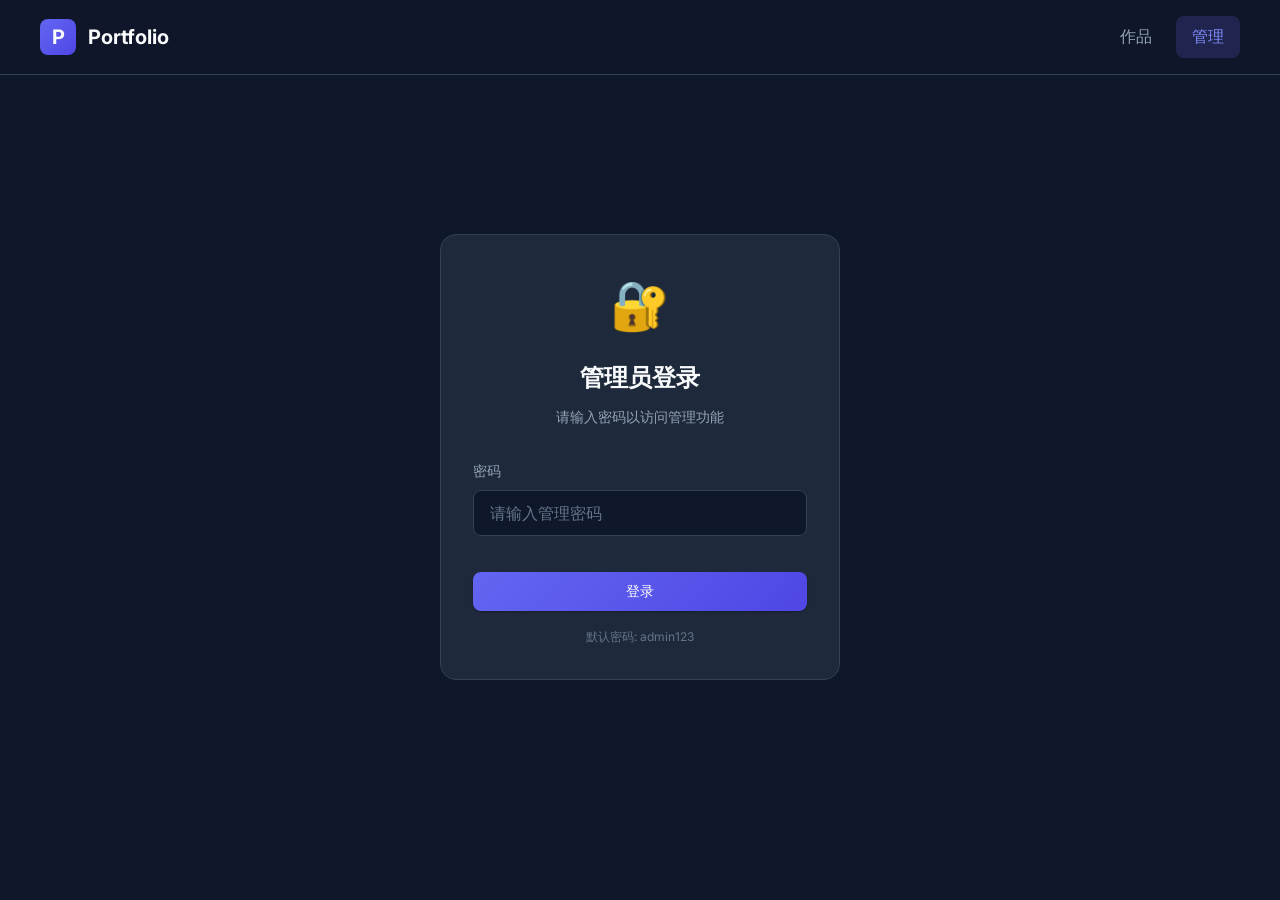
<file: admin.html>
<!DOCTYPE html>
<html lang="zh-CN">
<head>
    <meta charset="UTF-8">
    <meta name="viewport" content="width=device-width, initial-scale=1.0">
    <meta name="description" content="作品管理 - Portfolio Blog">
    <title>管理 | Portfolio</title>
    <link rel="stylesheet" href="css/style.css">
</head>
<body>
    <header class="header">
        <div class="header-content">
            <a href="index.html" class="logo">
                <span class="logo-icon">P</span>
                <span>Portfolio</span>
            </a>
            <nav class="nav-links">
                <a href="index.html" class="nav-link">作品</a>
                <a href="admin.html" class="nav-link active">管理</a>
            </nav>
        </div>
    </header>

    <main class="main">
        <div id="login-view" class="login-container" style="display: none;">
            <div class="login-card">
                <div class="login-icon">🔐</div>
                <h1 class="login-title">管理员登录</h1>
                <p class="login-subtitle">请输入密码以访问管理功能</p>
                <form id="login-form">
                    <div class="form-group">
                        <label for="password" class="form-label">密码</label>
                        <input type="password" id="password" class="form-input" placeholder="请输入管理密码" required autocomplete="current-password">
                    </div>
                    <div id="login-error" class="form-hint" style="color: var(--error); display: none;">密码错误，请重试</div>
                    <button type="submit" class="btn btn-primary" style="width: 100%; margin-top: 1rem;">登录</button>
                </form>
                <p class="form-hint" style="text-align: center; margin-top: 1rem;">默认密码: admin123</p>
            </div>
        </div>

        <div id="admin-view" style="display: none;">
            <div class="admin-header">
                <div>
                    <h1 class="page-title">作品管理</h1>
                    <p class="page-subtitle">添加、编辑或删除你的作品</p>
                </div>
                <div class="admin-actions">
                    <button id="add-work-btn" class="btn btn-primary">
                        <span>+</span>
                        <span>添加作品</span>
                    </button>
                    <button id="logout-btn" class="btn btn-secondary">退出登录</button>
                </div>
            </div>

            <div id="admin-works-container" class="works-grid"></div>

            <div id="admin-empty-state" class="empty-state" style="display: none;">
                <div class="empty-state-icon">📝</div>
                <h2 class="empty-state-title">还没有作品</h2>
                <p class="empty-state-description">点击上方"添加作品"按钮开始创建你的第一个作品展示</p>
            </div>
        </div>
    </main>

    <div id="work-modal" class="modal-overlay" role="dialog" aria-modal="true" aria-labelledby="modal-title">
        <div class="modal">
            <div class="modal-header">
                <h2 id="modal-title" class="modal-title">添加作品</h2>
                <button class="modal-close" aria-label="关闭">✕</button>
            </div>
            <form id="work-form">
                <div class="modal-body">
                    <input type="hidden" id="work-id">
                    <div class="form-group">
                        <label for="work-title" class="form-label required">作品标题</label>
                        <input type="text" id="work-title" class="form-input" placeholder="输入作品名称" required maxlength="100">
                    </div>
                    <div class="form-group">
                        <label for="work-description" class="form-label">作品描述</label>
                        <textarea id="work-description" class="form-input form-textarea" placeholder="简要描述你的作品" maxlength="500"></textarea>
                        <p class="form-hint">最多 500 字符</p>
                    </div>
                    <div class="form-group">
                        <label for="work-link" class="form-label">作品链接</label>
                        <input type="url" id="work-link" class="form-input" placeholder="https://example.com">
                        <p class="form-hint">点击作品卡片将跳转到此链接</p>
                    </div>
                    <div class="form-group">
                        <label for="work-image" class="form-label">封面图片</label>
                        <input type="url" id="work-image" class="form-input" placeholder="https://example.com/image.jpg">
                        <p class="form-hint">建议使用 16:9 比例的图片 URL</p>
                    </div>
                </div>
                <div class="modal-footer">
                    <button type="button" class="btn btn-secondary modal-cancel">取消</button>
                    <button type="submit" class="btn btn-primary">保存</button>
                </div>
            </form>
        </div>
    </div>

    <div id="confirm-modal" class="modal-overlay" role="dialog" aria-modal="true">
        <div class="modal" style="max-width: 400px;">
            <div class="modal-body">
                <div class="confirm-message">
                    <div class="confirm-icon">⚠️</div>
                    <h3 class="confirm-text">确定要删除这个作品吗？此操作无法撤销。</h3>
                </div>
            </div>
            <div class="modal-footer">
                <button class="btn btn-secondary" id="cancel-delete">取消</button>
                <button class="btn btn-danger" id="confirm-delete">删除</button>
            </div>
        </div>
    </div>

    <div id="toast-container" class="toast-container"></div>

    <script src="js/data.js"></script>
    <script src="js/admin.js"></script>
</body>
</html>
</file>
<file: css/style.css>
@import url('https://fonts.googleapis.com/css2?family=Inter:wght@400;500;600;700&display=swap');

:root {
    --primary: #6366f1;
    --primary-dark: #4f46e5;
    --primary-light: #818cf8;
    --primary-glow: rgba(99, 102, 241, 0.2);
    
    --bg-primary: #0f172a;
    --bg-secondary: #1e293b;
    --bg-tertiary: #334155;
    
    --text-primary: #f8fafc;
    --text-secondary: #94a3b8;
    --text-muted: #64748b;
    
    --border-color: #334155;
    --border-light: #475569;
    
    --success: #22c55e;
    --success-light: rgba(34, 197, 94, 0.1);
    --error: #ef4444;
    --error-light: rgba(239, 68, 68, 0.1);
    --warning: #f59e0b;
    
    --radius-sm: 8px;
    --radius-md: 12px;
    --radius-lg: 16px;
    --radius-xl: 24px;
    
    --shadow-sm: 0 1px 2px rgba(0, 0, 0, 0.3);
    --shadow-md: 0 4px 6px rgba(0, 0, 0, 0.4);
    --shadow-lg: 0 10px 15px rgba(0, 0, 0, 0.5);
    --shadow-xl: 0 20px 25px rgba(0, 0, 0, 0.6);
    
    --transition-fast: 150ms ease;
    --transition-normal: 250ms ease;
    --transition-slow: 350ms ease;
}

* {
    margin: 0;
    padding: 0;
    box-sizing: border-box;
}

html {
    font-size: 16px;
    scroll-behavior: smooth;
}

body {
    font-family: 'Inter', -apple-system, BlinkMacSystemFont, 'Segoe UI', Roboto, sans-serif;
    background-color: var(--bg-primary);
    color: var(--text-primary);
    line-height: 1.6;
    min-height: 100vh;
}

a {
    color: inherit;
    text-decoration: none;
}

button {
    font-family: inherit;
    cursor: pointer;
    border: none;
    background: none;
}

input, textarea {
    font-family: inherit;
    font-size: inherit;
}

.header {
    position: sticky;
    top: 0;
    z-index: 100;
    background: rgba(15, 23, 42, 0.8);
    backdrop-filter: blur(12px);
    border-bottom: 1px solid var(--border-color);
    padding: 1rem 1.5rem;
}

.header-content {
    max-width: 1200px;
    margin: 0 auto;
    display: flex;
    justify-content: space-between;
    align-items: center;
}

.logo {
    display: flex;
    align-items: center;
    gap: 0.75rem;
    font-size: 1.25rem;
    font-weight: 700;
    color: var(--text-primary);
}

.logo-icon {
    width: 36px;
    height: 36px;
    background: linear-gradient(135deg, var(--primary), var(--primary-dark));
    border-radius: var(--radius-sm);
    display: flex;
    align-items: center;
    justify-content: center;
    font-size: 1.25rem;
}

.nav-links {
    display: flex;
    align-items: center;
    gap: 0.5rem;
}

.nav-link {
    padding: 0.5rem 1rem;
    border-radius: var(--radius-sm);
    color: var(--text-secondary);
    font-weight: 500;
    transition: all var(--transition-fast);
}

.nav-link:hover {
    color: var(--text-primary);
    background: var(--bg-secondary);
}

.nav-link.active {
    color: var(--primary-light);
    background: var(--primary-glow);
}

.main {
    max-width: 1200px;
    margin: 0 auto;
    padding: 2rem 1.5rem 4rem;
}

.page-title {
    font-size: 2rem;
    font-weight: 700;
    margin-bottom: 0.5rem;
    background: linear-gradient(135deg, var(--text-primary), var(--text-secondary));
    -webkit-background-clip: text;
    -webkit-text-fill-color: transparent;
    background-clip: text;
}

.page-subtitle {
    color: var(--text-secondary);
    margin-bottom: 2rem;
}

.works-grid {
    display: grid;
    grid-template-columns: 1fr;
    gap: 1.5rem;
}

@media (min-width: 768px) {
    .works-grid {
        grid-template-columns: repeat(auto-fill, minmax(320px, 1fr));
    }
}

.work-card {
    background: var(--bg-secondary);
    border: 1px solid var(--border-color);
    border-radius: var(--radius-lg);
    overflow: hidden;
    transition: all var(--transition-normal);
    cursor: pointer;
    display: flex;
    flex-direction: column;
}

.work-card:hover {
    transform: translateY(-4px);
    border-color: var(--primary);
    box-shadow: var(--shadow-lg), 0 0 20px var(--primary-glow);
}

.work-card-image {
    position: relative;
    width: 100%;
    padding-top: 56.25%;
    background: var(--bg-tertiary);
    overflow: hidden;
}

.work-card-image img {
    position: absolute;
    top: 0;
    left: 0;
    width: 100%;
    height: 100%;
    object-fit: cover;
    transition: transform var(--transition-slow);
}

.work-card:hover .work-card-image img {
    transform: scale(1.05);
}

.work-card-placeholder {
    position: absolute;
    top: 0;
    left: 0;
    width: 100%;
    height: 100%;
    display: flex;
    align-items: center;
    justify-content: center;
    font-size: 3rem;
    color: var(--text-muted);
    background: linear-gradient(135deg, var(--bg-tertiary), var(--bg-secondary));
}

.work-card-content {
    padding: 1.25rem;
    flex: 1;
    display: flex;
    flex-direction: column;
}

.work-card-title {
    font-size: 1.125rem;
    font-weight: 600;
    margin-bottom: 0.5rem;
    color: var(--text-primary);
}

.work-card-description {
    font-size: 0.875rem;
    color: var(--text-secondary);
    line-height: 1.5;
    flex: 1;
    display: -webkit-box;
    -webkit-line-clamp: 2;
    -webkit-box-orient: vertical;
    overflow: hidden;
}

.work-card-footer {
    display: flex;
    align-items: center;
    justify-content: space-between;
    margin-top: 1rem;
    padding-top: 1rem;
    border-top: 1px solid var(--border-color);
}

.work-card-link {
    display: flex;
    align-items: center;
    gap: 0.5rem;
    color: var(--primary-light);
    font-size: 0.875rem;
    font-weight: 500;
    transition: all var(--transition-fast);
}

.work-card-link:hover {
    color: var(--primary);
}

.work-card-link .arrow {
    transition: transform var(--transition-fast);
}

.work-card:hover .work-card-link .arrow {
    transform: translateX(4px);
}

.work-card-actions {
    display: flex;
    gap: 0.5rem;
}

.btn {
    display: inline-flex;
    align-items: center;
    justify-content: center;
    gap: 0.5rem;
    padding: 0.625rem 1.25rem;
    border-radius: var(--radius-sm);
    font-weight: 500;
    font-size: 0.875rem;
    transition: all var(--transition-fast);
    white-space: nowrap;
}

.btn-primary {
    background: linear-gradient(135deg, var(--primary), var(--primary-dark));
    color: white;
    box-shadow: var(--shadow-sm);
}

.btn-primary:hover {
    box-shadow: var(--shadow-md), 0 0 15px var(--primary-glow);
    transform: translateY(-1px);
}

.btn-secondary {
    background: var(--bg-secondary);
    color: var(--text-primary);
    border: 1px solid var(--border-color);
}

.btn-secondary:hover {
    background: var(--bg-tertiary);
    border-color: var(--border-light);
}

.btn-danger {
    background: var(--error);
    color: white;
}

.btn-danger:hover {
    background: #dc2626;
}

.btn-icon {
    padding: 0.5rem;
    background: transparent;
    color: var(--text-secondary);
    border-radius: var(--radius-sm);
}

.btn-icon:hover {
    background: var(--bg-tertiary);
    color: var(--text-primary);
}

.btn-sm {
    padding: 0.375rem 0.75rem;
    font-size: 0.8125rem;
}

.empty-state {
    display: flex;
    flex-direction: column;
    align-items: center;
    justify-content: center;
    padding: 4rem 2rem;
    text-align: center;
}

.empty-state-icon {
    font-size: 4rem;
    margin-bottom: 1.5rem;
    opacity: 0.5;
}

.empty-state-title {
    font-size: 1.25rem;
    font-weight: 600;
    margin-bottom: 0.5rem;
    color: var(--text-primary);
}

.empty-state-description {
    color: var(--text-secondary);
    margin-bottom: 1.5rem;
    max-width: 400px;
}

.form-group {
    margin-bottom: 1.25rem;
}

.form-label {
    display: block;
    font-size: 0.875rem;
    font-weight: 500;
    color: var(--text-secondary);
    margin-bottom: 0.5rem;
}

.form-label.required::after {
    content: ' *';
    color: var(--error);
}

.form-input {
    width: 100%;
    padding: 0.75rem 1rem;
    background: var(--bg-primary);
    border: 1px solid var(--border-color);
    border-radius: var(--radius-sm);
    color: var(--text-primary);
    transition: all var(--transition-fast);
}

.form-input:focus {
    outline: none;
    border-color: var(--primary);
    box-shadow: 0 0 0 3px var(--primary-glow);
}

.form-input::placeholder {
    color: var(--text-muted);
}

.form-textarea {
    min-height: 100px;
    resize: vertical;
}

.form-hint {
    font-size: 0.75rem;
    color: var(--text-muted);
    margin-top: 0.375rem;
}

.modal-overlay {
    position: fixed;
    top: 0;
    left: 0;
    width: 100%;
    height: 100%;
    background: rgba(0, 0, 0, 0.7);
    backdrop-filter: blur(4px);
    display: flex;
    align-items: center;
    justify-content: center;
    z-index: 1000;
    opacity: 0;
    visibility: hidden;
    transition: all var(--transition-normal);
    padding: 1rem;
}

.modal-overlay.active {
    opacity: 1;
    visibility: visible;
}

.modal {
    background: var(--bg-secondary);
    border: 1px solid var(--border-color);
    border-radius: var(--radius-lg);
    width: 100%;
    max-width: 480px;
    max-height: 90vh;
    overflow: hidden;
    transform: scale(0.95);
    transition: transform var(--transition-normal);
}

.modal-overlay.active .modal {
    transform: scale(1);
}

.modal-header {
    display: flex;
    align-items: center;
    justify-content: space-between;
    padding: 1.25rem 1.5rem;
    border-bottom: 1px solid var(--border-color);
}

.modal-title {
    font-size: 1.125rem;
    font-weight: 600;
}

.modal-close {
    padding: 0.5rem;
    color: var(--text-secondary);
    border-radius: var(--radius-sm);
    transition: all var(--transition-fast);
}

.modal-close:hover {
    background: var(--bg-tertiary);
    color: var(--text-primary);
}

.modal-body {
    padding: 1.5rem;
    overflow-y: auto;
    max-height: calc(90vh - 140px);
}

.modal-footer {
    display: flex;
    justify-content: flex-end;
    gap: 0.75rem;
    padding: 1rem 1.5rem;
    border-top: 1px solid var(--border-color);
    background: var(--bg-primary);
}

.toast-container {
    position: fixed;
    bottom: 1.5rem;
    right: 1.5rem;
    z-index: 2000;
    display: flex;
    flex-direction: column;
    gap: 0.75rem;
}

.toast {
    display: flex;
    align-items: center;
    gap: 0.75rem;
    padding: 1rem 1.25rem;
    background: var(--bg-secondary);
    border: 1px solid var(--border-color);
    border-radius: var(--radius-md);
    box-shadow: var(--shadow-lg);
    animation: slideIn var(--transition-normal) ease;
    min-width: 280px;
    max-width: 400px;
}

.toast.success {
    border-left: 3px solid var(--success);
}

.toast.error {
    border-left: 3px solid var(--error);
}

.toast-icon {
    font-size: 1.25rem;
}

.toast-message {
    flex: 1;
    font-size: 0.875rem;
    color: var(--text-primary);
}

@keyframes slideIn {
    from {
        transform: translateX(100%);
        opacity: 0;
    }
    to {
        transform: translateX(0);
        opacity: 1;
    }
}

@keyframes slideOut {
    from {
        transform: translateX(0);
        opacity: 1;
    }
    to {
        transform: translateX(100%);
        opacity: 0;
    }
}

.toast.removing {
    animation: slideOut var(--transition-normal) ease forwards;
}

.login-container {
    display: flex;
    align-items: center;
    justify-content: center;
    min-height: calc(100vh - 200px);
    padding: 2rem;
}

.login-card {
    width: 100%;
    max-width: 400px;
    background: var(--bg-secondary);
    border: 1px solid var(--border-color);
    border-radius: var(--radius-lg);
    padding: 2rem;
}

.login-title {
    font-size: 1.5rem;
    font-weight: 700;
    text-align: center;
    margin-bottom: 0.5rem;
}

.login-subtitle {
    color: var(--text-secondary);
    text-align: center;
    margin-bottom: 2rem;
    font-size: 0.875rem;
}

.login-icon {
    text-align: center;
    font-size: 3rem;
    margin-bottom: 1rem;
}

.admin-header {
    display: flex;
    justify-content: space-between;
    align-items: center;
    margin-bottom: 2rem;
    flex-wrap: wrap;
    gap: 1rem;
}

.admin-actions {
    display: flex;
    gap: 0.75rem;
}

.admin-work-card {
    position: relative;
}

.admin-work-card .work-card-footer {
    flex-wrap: wrap;
    gap: 0.75rem;
}

.confirm-message {
    text-align: center;
    padding: 1rem 0;
}

.confirm-icon {
    font-size: 3rem;
    margin-bottom: 1rem;
}

.confirm-text {
    color: var(--text-secondary);
}

.sr-only {
    position: absolute;
    width: 1px;
    height: 1px;
    padding: 0;
    margin: -1px;
    overflow: hidden;
    clip: rect(0, 0, 0, 0);
    white-space: nowrap;
    border: 0;
}

@media (max-width: 480px) {
    .header {
        padding: 0.875rem 1rem;
    }
    
    .logo {
        font-size: 1.125rem;
    }
    
    .logo-icon {
        width: 32px;
        height: 32px;
    }
    
    .main {
        padding: 1.5rem 1rem 3rem;
    }
    
    .page-title {
        font-size: 1.5rem;
    }
    
    .modal {
        margin: 0.5rem;
    }
    
    .modal-header, .modal-body, .modal-footer {
        padding: 1rem;
    }
    
    .toast-container {
        left: 1rem;
        right: 1rem;
    }
    
    .toast {
        min-width: auto;
        max-width: none;
    }
    
    .admin-header {
        flex-direction: column;
        align-items: stretch;
    }
    
    .admin-actions {
        justify-content: center;
    }
}

::-webkit-scrollbar {
    width: 8px;
    height: 8px;
}

::-webkit-scrollbar-track {
    background: var(--bg-primary);
}

::-webkit-scrollbar-thumb {
    background: var(--bg-tertiary);
    border-radius: 4px;
}

::-webkit-scrollbar-thumb:hover {
    background: var(--border-light);
}

::selection {
    background: var(--primary-glow);
    color: var(--text-primary);
}

:focus-visible {
    outline: 2px solid var(--primary);
    outline-offset: 2px;
}
</file>
